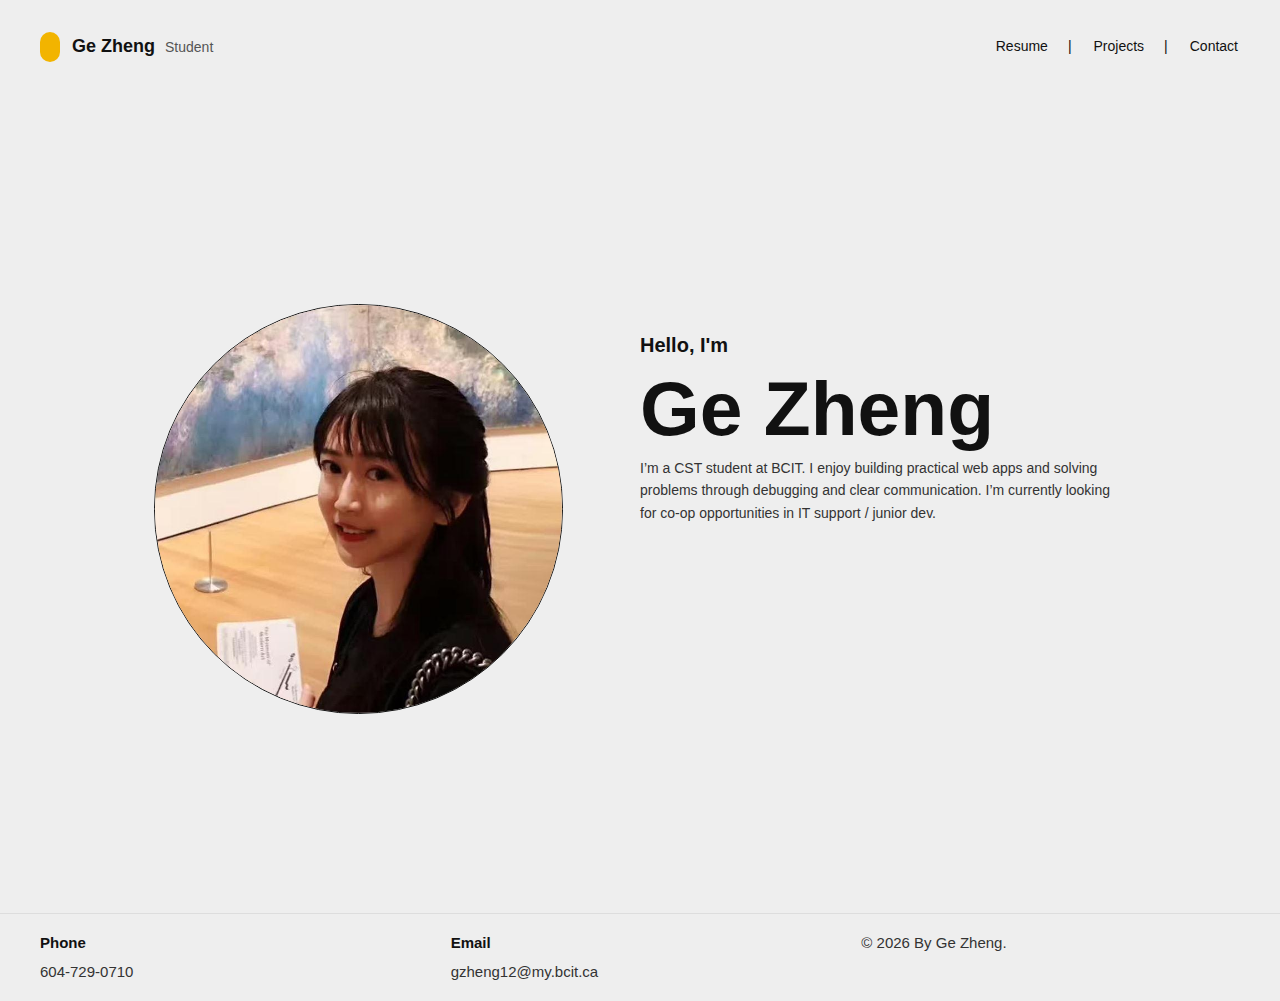
<file: index.html>
<!DOCTYPE html>
<html lang="en">
  <head>
    <meta charset="UTF-8" />
    <meta name="viewport" content="width=device-width, initial-scale=1.0" />
    <title>Document</title>
    <link rel="stylesheet" href="style.css" />
  </head>
  <body>
<header class="site-header">
    <div class="brand">
    <span class="dot"></span>
    <div class="brand-text">
      <span class="name">Ge Zheng</span>
      <span class="role">Student</span>
    </div>
  </div>


  <nav class="nav">
    <a href="resume.html">Resume</a>
    <a href="projects.html">Projects</a>
    <a href="contact.html">Contact</a>
  </nav>

  <input type="checkbox" id="nav-toggle" class="nav-toggle" />
  <label for="nav-toggle" class="hamburger">
    <span></span><span></span><span></span>
  </label>

  <nav class="nav-overlay">
    <label for="nav-toggle" class="close-btn">✕</label>
    <a href="resume.html">Resume</a>
    <a href="projects.html">Projects</a>
    <a href="contact.html">Contact</a>
  </nav>
</header>


    <!-- Main -->
    <main class="hero">
      <div class="hero-grid">
        <!-- Left: Portrait -->
        <section class="portrait">
          <img
            src="./images/photo.jpg"
            alt="Portrait"
          />
        </section>

        <!-- Right: Intro -->
        <section class="intro">
          <h2>Hello, I'm</h>
          <h1>Ge Zheng</h1>

          <p class="about">
            I’m a CST student at BCIT. I enjoy building practical web apps and
            solving problems through debugging and clear communication. I’m
            currently looking for co-op opportunities in IT support / junior
            dev.
          </p>

          <div class="cta">
            <a class="pill pill-yellow" href="resume.html">Resume</a> 
            <a class="pill pill-red" href="projects.html">Projects</a>
            <a class="pill pill-blue" href="contact.html">Contact</a>
          </div>
        </section>
      </div>
    </main>

 

    <!-- Footer -->
    <footer class="site-footer" id="contact">
      <div class="footer-grid">
        <div class="footer-item">
          <div class="label">Phone</div>
          <div class="value">604-729-0710</div>
        </div>

        <div class="footer-item">
          <div class="label">Email</div>
          <div class="value">
            <a href="mailto:ge@example.com">gzheng12@my.bcit.ca</a>
          </div>
        </div>

        <div class="footer-item">
          <div class="value">© 2026 By Ge Zheng.</div>
        </div>
      </div>
    </footer>
  </body>
</html>
</file>
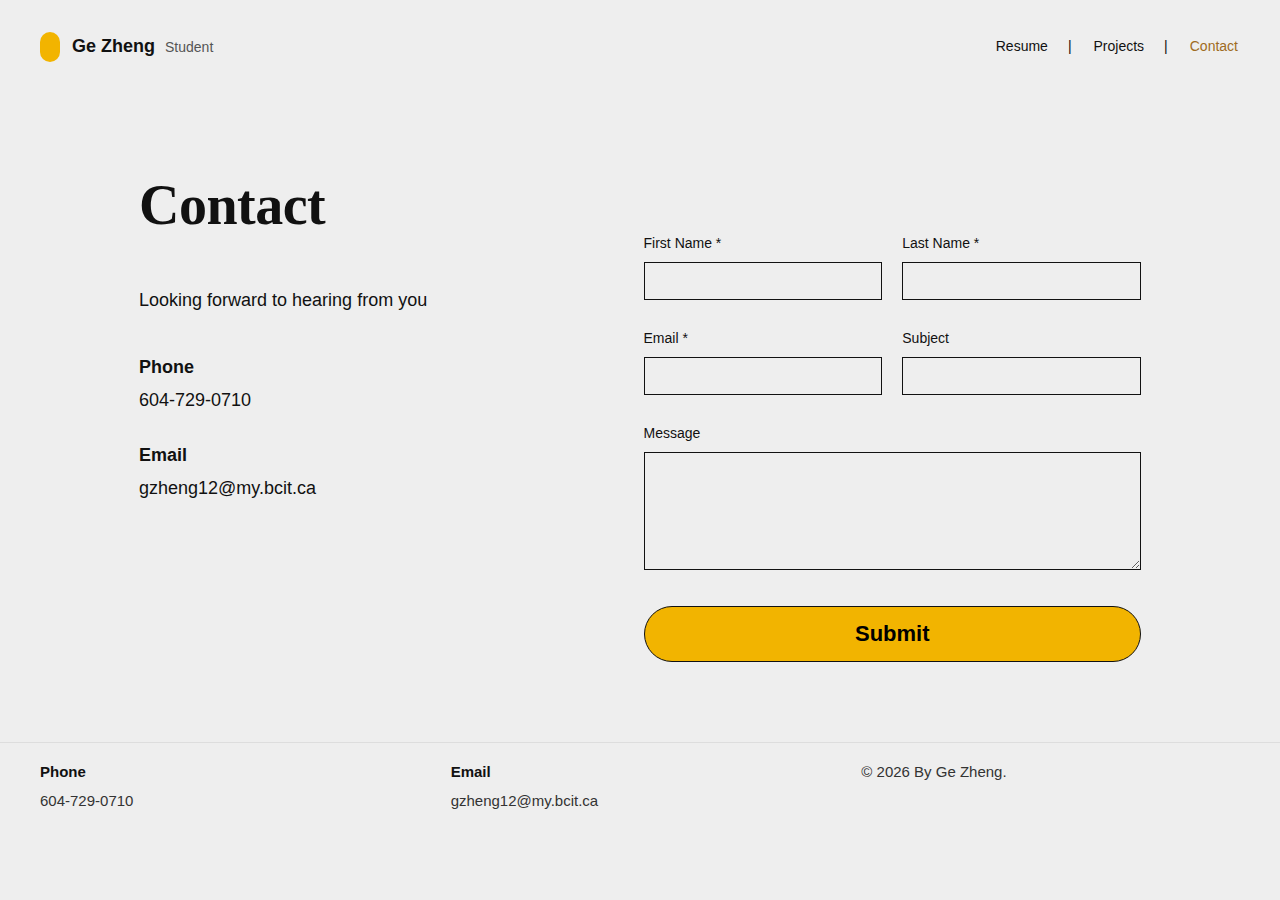
<file: contact.html>
<!DOCTYPE html>
<html lang="en">
  <head>
    <meta charset="UTF-8" />
    <meta name="viewport" content="width=device-width, initial-scale=1.0" />
    <title>Document</title>
    <link rel="stylesheet" href="style.css" />
  </head>
  <body>
    <!-- Header -->
    <header class="site-header">
      <div class="brand">
        <span class="dot"></span>
        <a href="index.html" class="brand-text">
          <span class="name">Ge Zheng</span>
          <span class="role">Student</span>
        </a>
      </div>

      <nav class="nav">
        <a href="resume.html">Resume</a>
        <a href="projects.html">Projects</a>
        <a href="contact.html" class="active">Contact</a>
      </nav>

      <input type="checkbox" id="nav-toggle" class="nav-toggle" />
      <label for="nav-toggle" class="hamburger">
        <span></span><span></span><span></span>
      </label>

      <nav class="nav-overlay">
        <label for="nav-toggle" class="close-btn">✕</label>
        <a href="resume.html">Resume</a>
        <a href="projects.html">Projects</a>
        <a href="contact.html">Contact</a>
      </nav>
    </header>
    <main class="page">
      <section class="contact-grid">
        <!-- Left -->
        <div class="contact-left">
          <h1 class="page-title">Contact</h1>
          <p class="subtitle">Looking forward to hearing from you</p>

          <div class="info-block">
            <div class="label">Phone</div>
            <div class="value">604-729-0710</div>
          </div>

          <div class="info-block">
            <div class="label">Email</div>
            <div class="value">gzheng12@my.bcit.ca</div>
          </div>
        </div>

        <!-- Right -->
        <div class="contact-right">
          <form class="contact-form">
            <div class="row two">
              <div class="field">
                <label>First Name *</label>
                <input type="text" required />
              </div>

              <div class="field">
                <label>Last Name *</label>
                <input type="text" required />
              </div>
            </div>

            <div class="row two">
              <div class="field">
                <label>Email *</label>
                <input type="email" required />
              </div>

              <div class="field">
                <label>Subject</label>
                <input type="text" />
              </div>
            </div>

            <div class="row one">
              <div class="field">
                <label>Message</label>
                <textarea rows="6"></textarea>
              </div>
            </div>

            <button class="submit-btn" type="submit">Submit</button>
          </form>
        </div>
      </section>
    </main>
    <!-- Footer -->
    <footer class="site-footer" id="contact">
      <div class="footer-grid">
        <div class="footer-item">
          <div class="label">Phone</div>
          <div class="value">604-729-0710</div>
        </div>

        <div class="footer-item">
          <div class="label">Email</div>
          <div class="value">
            <a href="mailto:ge@example.com">gzheng12@my.bcit.ca</a>
          </div>
        </div>

        <div class="footer-item">
          <div class="value">© 2026 By Ge Zheng.</div>
        </div>
      </div>
    </footer>
  </body>
</html>
</file>
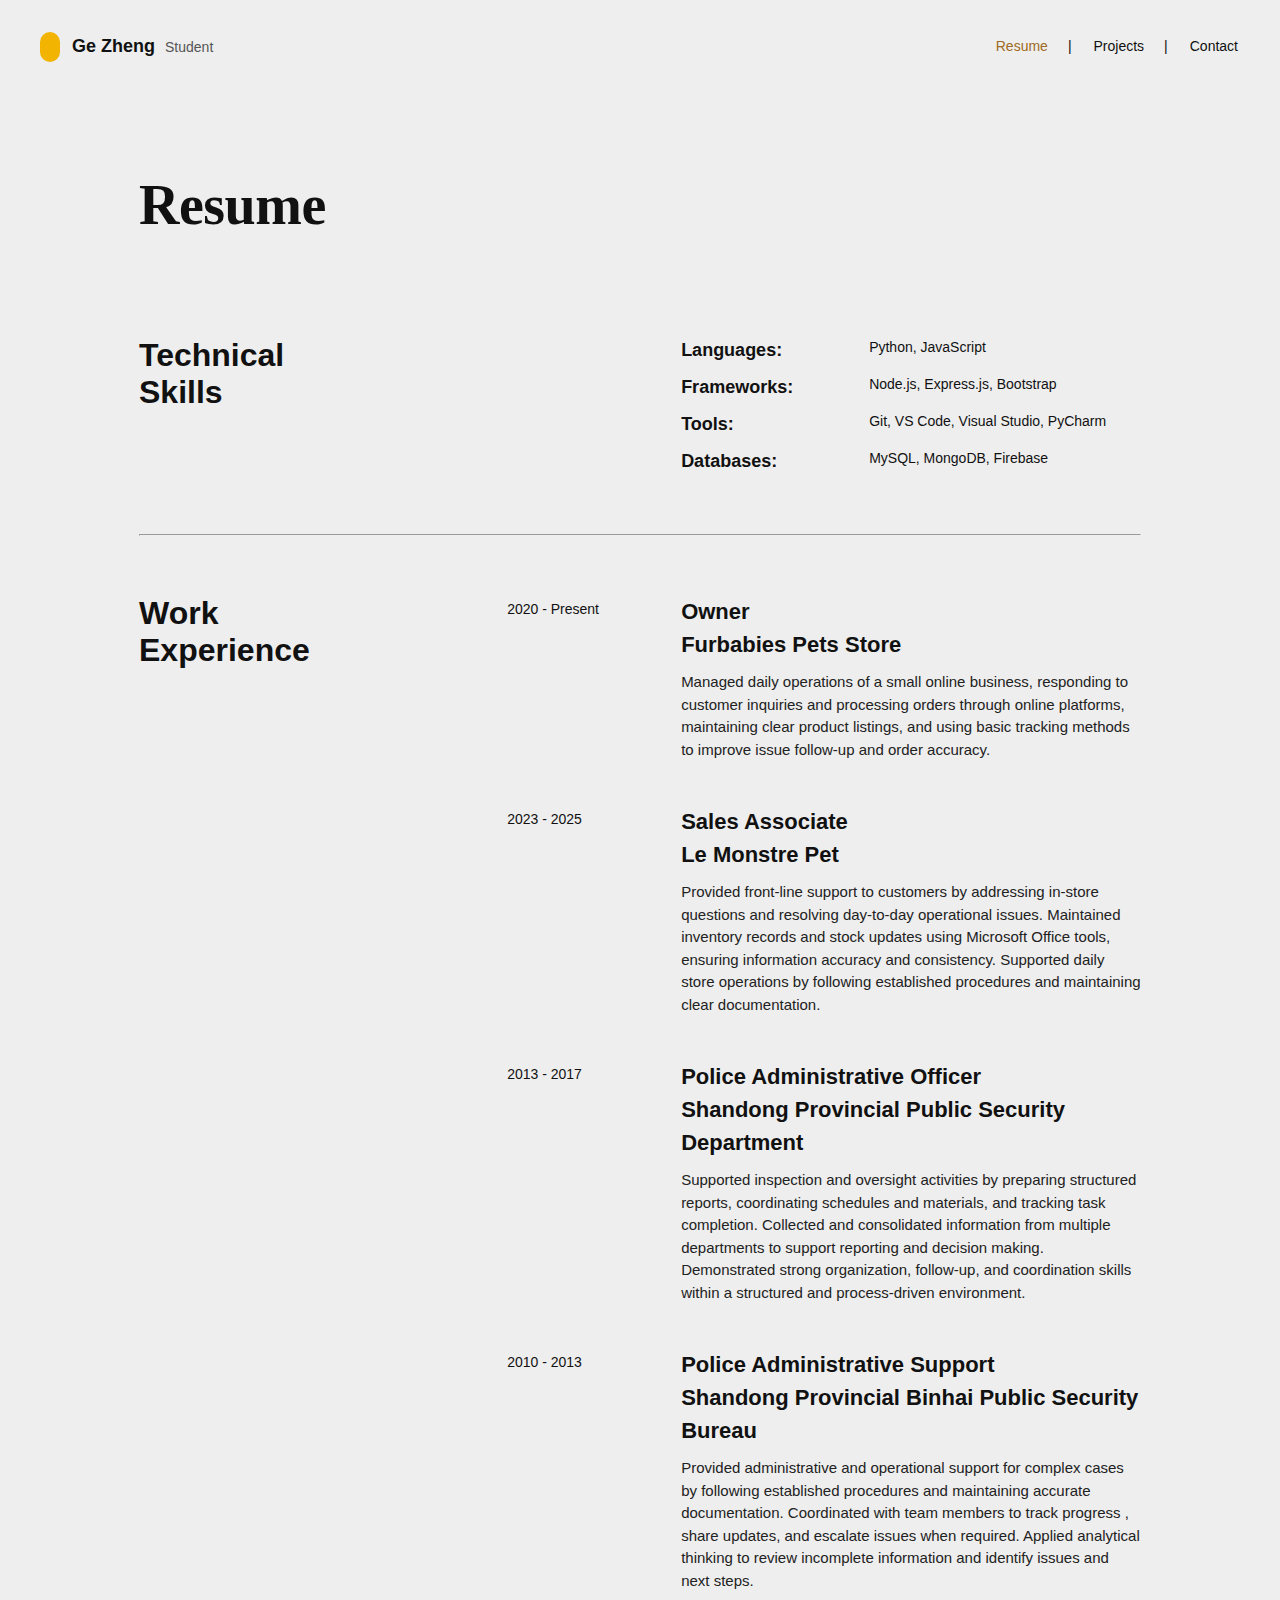
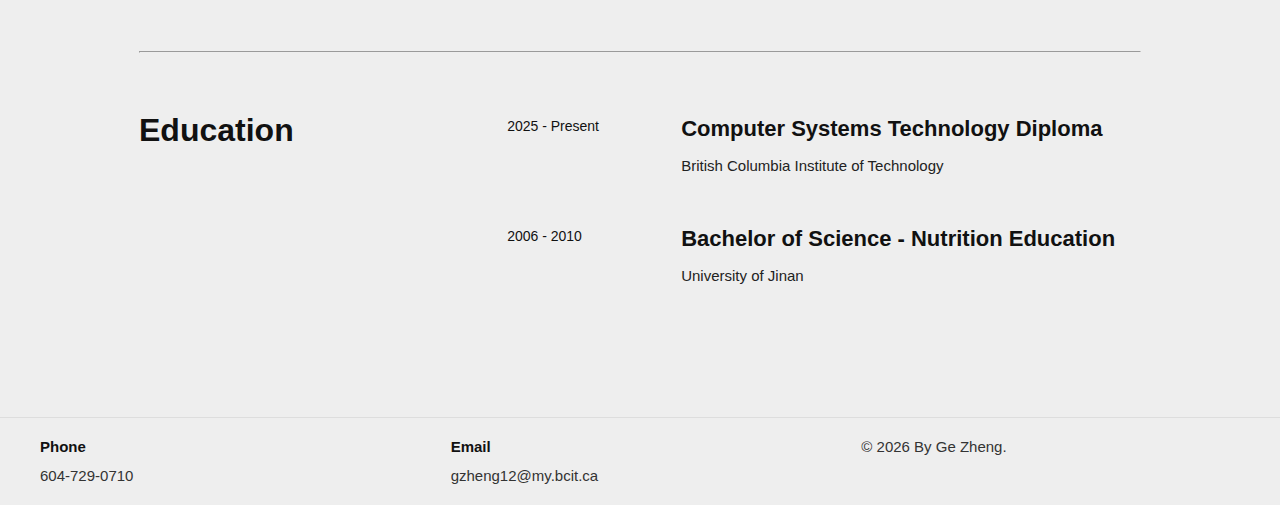
<file: resume.html>
<!DOCTYPE html>
<html lang="en">
  <head>
    <meta charset="UTF-8" />
    <meta name="viewport" content="width=device-width, initial-scale=1.0" />
    <title>Document</title>
    <link rel="stylesheet" href="style.css" />
  </head>
  <body>
    <!-- Header -->
    <header class="site-header">
      <div class="brand">
        <span class="dot"></span>
        <a href="index.html" class="brand-text">
          <span class="name">Ge Zheng</span>
          <span class="role">Student</span>
        </a>
      </div>

      <nav class="nav">
        <a href="resume.html" class="active">Resume</a>
        <a href="projects.html">Projects</a>
        <a href="contact.html">Contact</a>
      </nav>

      <input type="checkbox" id="nav-toggle" class="nav-toggle" />
      <label for="nav-toggle" class="hamburger">
        <span></span><span></span><span></span>
      </label>

      <nav class="nav-overlay">
        <label for="nav-toggle" class="close-btn">✕</label>
        <a href="resume.html">Resume</a>
        <a href="projects.html">Projects</a>
        <a href="contact.html">Contact</a>
      </nav>
    </header>
    <main class="page">
      <h1 class="page-title">Resume</h1>

      <!-- Skills -->
      <section class="resume-section">
        <div class="section-grid">
          <h2 class="section-title">Technical<br />Skills</h2>
          <div class="section-content">
            <article class="entry">
    <div class="entry-date"></div>
    <div class="entry-body">
      <dl class="skills">
              <dt>Languages:</dt>
    <dd>Python, JavaScript</dd>

    <dt>Frameworks:</dt>
    <dd>Node.js, Express.js, Bootstrap</dd>

    <dt>Tools:</dt>
    <dd>Git, VS Code, Visual Studio, PyCharm</dd>

    <dt>Databases:</dt>
    <dd>MySQL, MongoDB, Firebase</dd>
  </dl>
          </div>
        </div>
      </section>

  <hr class="divider" />
      <!-- Work Experience -->
      <section class="resume-section">
        <div class="section-grid">
          <h2 class="section-title">Work<br />Experience</h2>

          <div class="section-content">
            <article class="entry">
              <div class="entry-date">2020 - Present</div>
              <div class="entry-body">
                <h3 class="entry-role">Owner <br />Furbabies Pets Store</h3>
                <p class="entry-desc">
                  Managed daily operations of a small online business,
                   responding to customer inquiries and processing orders through online platforms,
                    maintaining clear product listings, and using basic tracking methods to improve issue follow-up and order accuracy.
                </p>
              </div>
            </article>

            <article class="entry">
              <div class="entry-date">2023 - 2025</div>
              <div class="entry-body">
                <h3 class="entry-role">Sales Associate<br />Le Monstre Pet</h3>
                <p class="entry-desc">
                  Provided front-line support to customers by addressing in-store questions and resolving day-to-day operational issues.
                   Maintained inventory records and stock updates using Microsoft Office tools,
                    ensuring information accuracy and consistency.
                     Supported daily store operations by following established procedures and maintaining clear documentation.
                </p>
              </div>
            </article>

            <article class="entry">
              <div class="entry-date">2013 - 2017</div>
              <div class="entry-body">
                <h3 class="entry-role">Police Administrative Officer<br />Shandong Provincial Public Security Department</h3>
                <p class="entry-desc">
                  Supported inspection and oversight activities by preparing structured reports,
                   coordinating schedules and materials,
                    and tracking task completion.
                     Collected and consolidated information from multiple departments to support reporting and decision making.
                      Demonstrated strong organization,
                       follow-up, and coordination skills within a structured and process-driven environment.
                </p>
              </div>
            </article>

            <article class="entry">
              <div class="entry-date">2010 - 2013</div>
              <div class="entry-body">
                <h3 class="entry-role">Police Administrative Support<br />Shandong Provincial Binhai Public Security Bureau</h3>
                <p class="entry-desc">
                  Provided administrative and operational support for complex cases by following established procedures and maintaining accurate documentation.
                   Coordinated with team members to track progress
                   , share updates, and escalate issues when required.
                    Applied analytical thinking to review incomplete information and identify issues and next steps.
                </p>
              </div>
            </article>
          </div>
        </div>
      </section>

      <hr class="divider" />

      <!-- Education -->
      <section class="resume-section">
        <div class="section-grid">
          <h2 class="section-title">Education</h2>

          <div class="section-content">
            <article class="entry">
              <div class="entry-date">2025 - Present</div>
              <div class="entry-body">
                <h3 class="entry-role">Computer Systems Technology Diploma</h3>
                <p class="entry-desc">
                  British Columbia Institute of Technology
                </p>
              </div>
            </article>

            <article class="entry">
              <div class="entry-date">2006 - 2010</div>
              <div class="entry-body">
                <h3 class="entry-role">Bachelor of Science - Nutrition Education</h3>
                <p class="entry-desc">
                  University of Jinan
                </p>
              </div>
            </article>
          </div>
        </div>
      </section>
    </main>


    <!-- Footer -->
    <footer class="site-footer" id="contact">
       
      <div class="footer-grid">
        <div class="footer-item">
          <div class="label">Phone</div>
          <div class="value">604-729-0710</div>
        </div>

        <div class="footer-item">
          <div class="label">Email</div>
          <div class="value">
            <a href="mailto:ge@example.com">gzheng12@my.bcit.ca</a>
          </div>
        </div>

        <div class="footer-item">
          <div class="value">© 2026 By Ge Zheng.</div>
        </div>
      </div>
    </footer>
  </body>
</html>
</file>
<file: style.css>
html {
  color-scheme: light;
}

/* Basic reset */
* {
  box-sizing: border-box;
}
body {
  margin: 0;
  font-family: "Montserrat", sans-serif;
  color: #111;
  background: #eeeeee;
  font-size: 1.125rem;
  line-height: 1.5;
}
.page {
  max-width: 1050px;
  margin: 0 auto;
  padding: 40px 24px 80px;
}
.page-title {
  font-family: "Gravitas One", serif;
  font-size: 56px;
  margin: 30px 0 40px;
  letter-spacing: -0.5px;
}

a {
  color: inherit;
  text-decoration: none;
}

/* Header */
.site-header {
  display: flex;
  align-items: center;
  justify-content: space-between;
  padding: 30px 40px;
}

.brand {
  display: flex;
  align-items: center;
  gap: 12px;
}
.dot {
  width: 20px;
  height: 30px;
  border-radius: 999px;
  background: #f2b400;
  display: inline-block;
}
.brand-text {
  display: flex;
  gap: 10px;
  align-items: baseline;
}
.name {
  font-weight: 700;
  font-size: 18px;
}
.role {
  font-size: 14px;
  color: #555;
}

.nav {
  display: flex;
  gap: 18px;
  font-size: 14px;
}
.nav a {
  padding: 6px 2px;
}
.nav a.active {
  color: #9f6b22;
}

.nav a:not(:last-child)::after {
  content: "|";
  margin-left: 20px;
  color: #111;
}
.nav-toggle {
  display: none;
}
.nav-overlay {
  position: fixed;
  inset: 0; /* top right bottom left = 0 */
  background: #eeeeee;
  display: none;
  flex-direction: column;
  align-items: center;
  justify-content: flex-start;
  padding-top: 120px;
  gap: 28px;
  z-index: 999;
}

.nav-overlay a {
  font-size: 22px;
  letter-spacing: 1px;
}
.close-btn {
  position: absolute;
  top: 20px;
  right: 20px;
  font-size: 26px;
  cursor: pointer;
}

.hamburger {
  display: none;
  flex-direction: column;
  gap: 4px;
  cursor: pointer;
}

.hamburger span {
  width: 22px;
  height: 2px;
  background: #111;
}

@media (max-width: 720px) {
  .hamburger {
    display: flex;
  }

  .nav {
    position: absolute;
    top: 60px;
    right: 16px;
    padding: 12px 16px;
    display: none;
    flex-direction: column;
    gap: 12px;
  }

  .nav-toggle:checked ~ .nav-overlay {
    display: flex;
  }
}
/* Hero */
.hero {
  padding: 60px 6vw 40px;
}

.hero-grid {
  width: 100%;
  min-height: 80vh;
  display: flex;
  gap: 6vw;
  align-items: center;
  justify-content: center;
}

.portrait {
  flex: 0 0 auto;
}
.portrait img {
  width: min(32vw, 420px);
  height: min(32vw, 420px);
  border-radius: 999px;
  object-fit: cover;
  border: 1px solid #111;
}

.intro {
  max-width: 38vw;
}
.intro h1 {
  font-size: clamp(48px, 6vw, 88px);
  margin: 0 0 10px;
  line-height: 1;
}
.intro h2 {
  font-size: 20px;
  margin: 0 0 10px;
}
.about {
  margin: 0 0 22px;
  color: #333;
  line-height: 1.6;
  font-size: 14px;
}

/* CTA circles */
.cta {
  display: flex;
  gap: 18px;
  flex-wrap: wrap;
}

.pill {
  width: 150px;
  height: 150px;
  border-radius: 999px;
  display: inline-flex;
  align-items: center;
  justify-content: center;
  font-weight: 700;
  font-size: 20px;
  border: 1px solid #111;
}
@keyframes flyUp {
  from {
    transform: translateY(32px);
    opacity: 0;
  }
  to {
    transform: translateY(0);
    opacity: 1;
  }
}
.cta .pill {
  opacity: 0;
  transform: translateY(32px);
  animation: flyUp 1s cubic-bezier(0.22, 1, 0.36, 1) forwards;
}
.cta .pill:nth-child(1) {
  animation-delay: 0.1s;
}

.cta .pill:nth-child(2) {
  animation-delay: 0.3s;
}

.cta .pill:nth-child(3) {
  animation-delay: 0.5s;
}

/* Simple colors */
.pill-yellow {
  background: #f3c94a;
}
.pill-red {
  background: #ff3b30;
}
.pill-blue {
  background: #6ea1cb;
}

/* Minimal hover (optional, subtle) */
.pill:hover {
  background-color: #eeeeee;
}

/* Sections (optional anchors) */
.section {
  padding: 18px 32px;
}
.section-inner {
  max-width: 1100px;
  margin: 0 auto;
}
.section h3 {
  margin: 6px 0 8px;
  font-size: 18px;
}
.project-list {
  margin: 8px 0 0;
  padding-left: 18px;
}
.muted {
  color: #666;
  font-size: 13px;
}

/* Footer */
.site-footer {
  border-top: 1px solid #ddd;
  padding: 18px 40px;
}
.footer-grid {
  display: grid;
  grid-template-columns: repeat(3, 1fr);
  gap: 32px;
  align-items: start;
}
.footer-item .label {
  font-weight: 700;
  margin-bottom: 6px;
  font-size: 15px;
}
.footer-item .value {
  font-size: 15px;
  color: #333;
}
.footer-item {
  text-align: left;
}

.social {
  display: flex;
  gap: 10px;
}
.social a {
  display: inline-flex;
  width: 22px;
  height: 22px;
  align-items: center;
  justify-content: center;
  border-radius: 4px;
  border: 1px solid #ccc;
  font-weight: 700;
  font-size: 12px;
}
.copyright {
  text-align: right;
  color: #666;
}

/* Responsive */
@media (max-width: 900px) {
  .hero-grid {
    gap: 28px;
  }
  .intro h1 {
    font-size: 52px;
  }
}

@media (max-width: 720px) {
  .hero-grid {
    flex-direction: column;
    align-items: flex-start;
    gap: 18px;
  }

  .intro {
    order: 1;
    max-width: 100%;
  }

  .portrait {
    order: 2;
    width: 100%;
    display: flex;
    justify-content: center;
  }

  .portrait img {
    width: 72vw;
    height: 72vw;
    max-width: 320px;
    max-height: 320px;
  }

  .cta {
    width: 100%;
    gap: 12px;
    flex-wrap: nowrap;
    margin-top: 8px;
    justify-content: center;
  }

  .pill {
    width: 100px;
    height: 100px;
  }
}
/* Section */
.resume-section {
  padding: 50px 0;
}

.section-grid {
  display: grid;
  grid-template-columns: 1fr 2.2fr;
  gap: 80px;
  align-items: start;
}

.section-title {
  font-size: 32px;
  margin: 0;
  line-height: 1.15;
}

/* Right content */
.section-content {
  display: flex;
  flex-direction: column;
  gap: 44px;
}

.entry {
  display: grid;
  grid-template-columns: 140px 1fr;
  gap: 34px;
  align-items: start;
}

.entry-date {
  font-size: 14px;
  color: #111;
  white-space: nowrap;
  margin-top: 4px;
}

.entry-role {
  margin: 0 0 10px;
  font-size: 22px;
}

.entry-desc {
  margin: 0;
  font-size: 15px;
  color: #222;
  max-width: 520px;
}

/* Divider */
.divider-full {
  border: none;
  border-top: 1px solid #bab8b8;
  width: 100%;
  margin: 0 0 24px;
}

/* Skills */
.skills {
  margin: 0;
  padding: 0;
  display: grid;
  grid-template-columns: 160px 1fr; /* 左列宽度自己调 */
  column-gap: 28px;
  row-gap: 10px;
}

.skills dt {
  margin: 0;
  font-weight: 600;
}

.skills dd {
  margin: 0;
  font-size: 14px; /* dd 默认有 margin，要清掉 */
}

/* Responsive */
@media (max-width: 900px) {
  .section-grid {
    grid-template-columns: 1fr;
    gap: 22px;
  }

  .entry {
    grid-template-columns: 120px 1fr;
    gap: 18px;
  }

  .page-title {
    font-size: 46px;
  }
}

@media (max-width: 600px) {
  .site-header {
    padding: 14px 16px;
  }
  .page {
    padding: 22px 16px 60px;
  }

  .nav a:not(:last-child)::after {
    margin-left: 10px;
  }

  .entry {
    grid-template-columns: 1fr; /* 日期和内容上下 */
    gap: 8px;
  }

  .entry-date {
    color: #333;
  }

  .section-title {
    font-size: 28px;
  }
}
/* Project section */
.project-section {
  padding: 36px 0;
}

.project-grid {
  display: grid;
  grid-template-columns: 1.2fr 1.3fr; /* left text, right image */
  gap: 90px;
  align-items: center;
}

.project-title {
  margin: 0 0 14px;
  font-size: 26px;
}

.project-desc {
  margin: 0;
  font-size: 15px;
  color: #222;
  max-width: 520px; /* like resume right column text width */
}

.project-links {
  margin-top: 18px;
  display: flex;
  gap: 18px;
  font-size: 14px;
}
.link {
  color: #111;
  text-decoration: underline;
  text-underline-offset: 3px;
}

/* Image */
.project-media img {
  width: 100%;
  height: auto;
  display: block;
  border: 1px solid #ddd;
}

/* Responsive */
@media (max-width: 900px) {
  .project-grid {
    grid-template-columns: 1fr;
    gap: 26px;
    align-items: start;
  }

  .page-title {
    font-size: 46px;
  }
}

@media (max-width: 600px) {
  .site-header {
    padding: 14px 16px;
  }
  .page {
    padding: 22px 16px 60px;
  }

  .nav a:not(:last-child)::after {
    margin-left: 10px;
  }

  /* Mobile order: title/text -> image (like your screenshot style) */
  .project-media {
    order: 2;
  }
}
/* Layout */
.contact-grid {
  display: grid;
  grid-template-columns: 1fr 1.2fr;
  gap: 90px;
}
.contact-form {
  margin-top: 100px;
}

/* Left */
.subtitle {
  margin-bottom: 40px;
}

.info-block {
  margin-bottom: 28px;
}
.info-block .label {
  font-weight: 700;
  margin-bottom: 6px;
}

/* Form */
.row {
  display: grid;
  gap: 20px;
  margin-bottom: 28px;
}
.row.two {
  grid-template-columns: 1fr 1fr;
}
.row.one {
  grid-template-columns: 1fr;
}

.field label {
  display: block;
  margin-bottom: 8px;
  font-size: 14px;
}

.field input,
.field textarea {
  width: 100%;
  padding: 10px 12px;
  border: 1px solid #111;
  font-size: 14px;
  background: #eeeeee;
  outline: none;
}
/* Submit */
.submit-btn {
  width: 100%;
  max-width: 100%;
  padding: 14px 24px;
  border-radius: 999px;
  border: 1px solid #111;
  background: #f2b400;
  font-size: 22px;
  font-weight: 700;
  cursor: pointer;
}

.submit-btn:hover {
  background: #eeeeee;
}

/* Responsive */
@media (max-width: 900px) {
  .contact-grid {
    grid-template-columns: 1fr;
    gap: 32px;
  }
}

@media (max-width: 600px) {
  .row.two {
    grid-template-columns: 1fr;
  }
  .page-title {
    font-size: 44px;
  }
}
.carousel {
  position: relative;
  width: 100%;
  max-width: 680px;
  margin: 0 auto;
  overflow: hidden;
  border-radius: 14px;
}

.carousel-track {
  display: flex;
  transition: transform 0.4s ease;
  z-index: 1;
}

.carousel-track img {
  width: 100%;
  flex-shrink: 0;
  display: block;
}

/* 左右按钮 */
.carousel .nav {
  position: absolute;
  top: 50%;
  transform: translateY(-50%);
  z-index: 10;
  pointer-events: auto;
  background: rgba(0, 0, 0, 0.45);
  color: white;
  border: none;
  font-size: 28px;
  padding: 6px 12px;
  cursor: pointer;
  border-radius: 50%;
}

.carousel .prev {
  left: 10px;
}

.carousel .next {
  right: 10px;
}

.carousel .nav:hover {
  background: rgba(0, 0, 0, 0.65);
}
</file>
